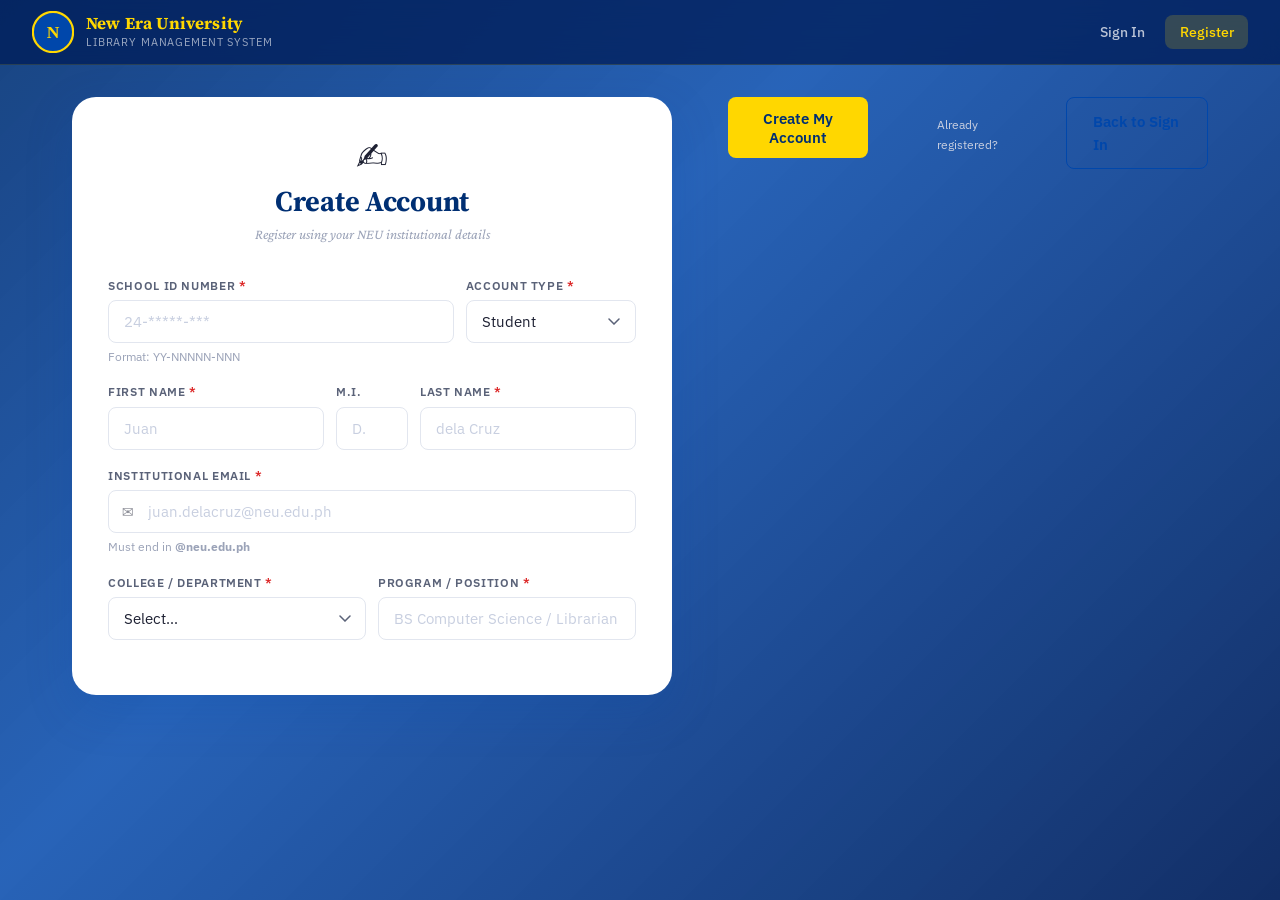
<file: register.html>
<!DOCTYPE html>
<html lang="en">
<head>
  <meta charset="UTF-8"/>
  <meta name="viewport" content="width=device-width, initial-scale=1.0"/>
  <title>Register – NEU Library</title>
  <link rel="stylesheet" href="styles/global.css"/>
  <link rel="stylesheet" href="styles/login.css"/>
</head>
<body class="login-body">
  <div class="bg-library bg-library--alt"></div>
  <div class="bg-overlay"></div>

  <header class="login-header">
    <div class="login-header-inner">
      <div class="logo-block">
        <svg width="42" height="42" viewBox="0 0 48 48" fill="none">
          <circle cx="24" cy="24" r="23" fill="#0047AB" stroke="#FFD700" stroke-width="2.5"/>
          <text x="24" y="31" text-anchor="middle" fill="#FFD700" font-size="20" font-weight="bold" font-family="Georgia,serif">N</text>
        </svg>
        <div class="logo-text">
          <span class="logo-main">New Era University</span>
          <span class="logo-sub">Library Management System</span>
        </div>
      </div>
      <nav class="header-nav">
        <a href="index.html" class="nav-link">Sign In</a>
        <a href="register.html" class="nav-link active">Register</a>
      </nav>
    </div>
  </header>

  <main class="login-main login-main--register">
    <div class="login-card-wrap login-card-wrap--wide">
      <div class="login-card">
        <div class="login-card-top">
          <div class="card-emblem">✍️</div>
          <h1 class="form-title">Create Account</h1>
          <p class="form-subtitle">Register using your NEU institutional details</p>
        </div>

        <div id="error-alert"   class="alert alert-error   hidden"></div>
        <div id="success-alert" class="alert alert-success hidden"></div>

        <form id="register-form" class="auth-form" novalidate>

          <!-- School ID + User Type -->
          <div class="field-row">
            <div class="field-group fg-grow">
              <label class="field-label" for="school-id">School ID Number <span class="req">*</span></label>
              <input class="field-input" type="text" id="school-id"
                placeholder="24-*****-***" required/>
              <span class="field-hint">Format: YY-NNNNN-NNN</span>
            </div>
            <div class="field-group" style="flex:0 0 170px">
              <label class="field-label" for="user-type">Account Type <span class="req">*</span></label>
              <select class="field-input field-select" id="user-type" required>
                <option value="student">Student</option>
                <option value="faculty">Faculty (Teacher)</option>
                <option value="staff">Employee / Staff</option>
              </select>
            </div>
          </div>

          <!-- Name -->
          <div class="field-row">
            <div class="field-group fg-grow">
              <label class="field-label" for="first-name">First Name <span class="req">*</span></label>
              <input class="field-input" type="text" id="first-name" placeholder="Juan" required/>
            </div>
            <div class="field-group fg-mi">
              <label class="field-label" for="middle-initial">M.I.</label>
              <input class="field-input" type="text" id="middle-initial" placeholder="D." maxlength="3"/>
            </div>
            <div class="field-group fg-grow">
              <label class="field-label" for="last-name">Last Name <span class="req">*</span></label>
              <input class="field-input" type="text" id="last-name" placeholder="dela Cruz" required/>
            </div>
          </div>

          <!-- Email -->
          <div class="field-group">
            <label class="field-label" for="reg-email">Institutional Email <span class="req">*</span></label>
            <div class="input-icon-wrap">
              <span class="iicon">✉️</span>
              <input class="field-input fld-icon" type="email" id="reg-email"
                placeholder="juan.delacruz@neu.edu.ph" required/>
            </div>
            <span class="field-hint">Must end in <strong>@neu.edu.ph</strong></span>
          </div>

          <!-- College + Program -->
          <div class="field-row">
            <div class="field-group fg-grow">
              <label class="field-label" for="college">College / Department <span class="req">*</span></label>
              <select class="field-input field-select" id="college" required>
                <option value="">Select…</option>
                <option>College of Nursing</option>
                <option>College of Computer Studies</option>
                <option>College of Engineering</option>
                <option>College of Business Administration</option>
                <option>College of Education</option>
                <option>College of Arts and Sciences</option>
                <option>College of Architecture</option>
                <option>College of Criminology</option>
                <option>College of Medical Technology</option>
                <option>College of Physical Therapy</option>
                <option>Office / Administration</option>
                <option>Faculty</option>
              </select>
            </div>
            <div class="field-group fg-grow">
              <label class="field-label" for="program">Program / Position <span class="req">*</span></label>
              <input class="field-input" type="text" id="program"
                placeholder="BS Computer Science / Librarian" required/>
            </div>
          </div></div>
            <span id="pw-strength-label" class="pw-label"></span>
          </div>

          <button type="submit" class="btn-primary btn-full">Create My Account</button>
        </form>

        <div class="card-divider"><span>Already registered?</span></div>
        <a href="index.html" class="btn-outline btn-full">Back to Sign In</a>
      </div>
    </div>
  </main>

  <script src="scripts/data-store.js"></script>
  <script src="scripts/auth.js"></script>
  <script src="scripts/register-page.js"></script>
</body>
</html>
</file>
<file: styles/global.css>
/* =========================================================
   global.css  –  NEU Library VMS  –  Base Styles
   Fonts: Crimson Pro (formal body) + Source Serif (display)
   Palette: Blue #0047AB | Yellow #FFD700 | White #FFF
   ========================================================= */

@import url('https://fonts.googleapis.com/css2?family=Crimson+Pro:ital,wght@0,400;0,500;0,600;0,700;1,400;1,600&family=Source+Serif+4:ital,opsz,wght@0,8..60,400;0,8..60,600;0,8..60,700;1,8..60,400;1,8..60,600&family=IBM+Plex+Sans:wght@300;400;500;600&display=swap');

:root {
  --blue:        #0047AB;
  --blue-light:  #1a6dd1;
  --blue-dark:   #002f73;
  --blue-faint:  #e8f0fb;
  --blue-mid:    #3a7bd5;
  --yellow:      #FFD700;
  --yellow-light:#fff9d6;
  --yellow-dark: #c9a800;
  --yellow-mid:  #ffe033;
  --white:       #FFFFFF;
  --off-white:   #f6f7fc;
  --gray-50:     #f9fafb;
  --gray-100:    #f1f3f7;
  --gray-200:    #e2e6ef;
  --gray-300:    #c8cfe0;
  --gray-400:    #9ba3b8;
  --gray-600:    #5a6278;
  --gray-700:    #3d4460;
  --gray-800:    #1e2133;
  --green:       #16a34a;
  --green-bg:    #dcfce7;
  --green-light: #bbf7d0;
  --red:         #dc2626;
  --red-bg:      #fee2e2;
  --orange:      #ea580c;
  --orange-bg:   #ffedd5;

  --shadow-xs: 0 1px 2px rgba(0,0,0,0.05);
  --shadow-sm: 0 1px 4px rgba(0,0,0,0.07);
  --shadow-md: 0 4px 16px rgba(0,71,171,0.10);
  --shadow-lg: 0 8px 32px rgba(0,71,171,0.14);
  --shadow-xl: 0 16px 48px rgba(0,71,171,0.18);

  --radius-xs: 4px;
  --radius-sm: 8px;
  --radius:    12px;
  --radius-lg: 18px;
  --radius-xl: 24px;

  /* Formal academic font stack */
  --font-display: 'Source Serif 4', 'Georgia', 'Times New Roman', serif;
  --font-body:    'IBM Plex Sans', 'Calibri', system-ui, sans-serif;
  --font-serif:   'Crimson Pro', 'Georgia', serif;
  --transition:   0.2s ease;
  --transition-m: 0.3s cubic-bezier(0.22,1,0.36,1);
}

*, *::before, *::after { box-sizing: border-box; margin: 0; padding: 0; }
html { font-size: 16px; scroll-behavior: smooth; }
body { font-family: var(--font-body); color: var(--gray-800); background: var(--off-white); min-height: 100vh; line-height: 1.6; -webkit-font-smoothing: antialiased; }
a { text-decoration: none; color: inherit; }
button { font-family: var(--font-body); }

/* ── Shared Header ──────────────────────────────── */
.site-header {
  background: var(--blue); color: var(--white);
  box-shadow: var(--shadow-md); position: sticky; top: 0; z-index: 100;
}
.header-inner {
  max-width: 1400px; margin: 0 auto; padding: 0.7rem 2rem;
  display: flex; align-items: center; justify-content: space-between; gap: 1rem;
}
.logo-block { display: flex; align-items: center; gap: 0.75rem; }
.logo-text  { display: flex; flex-direction: column; }
.logo-main  { font-family: var(--font-display); font-size: 1.05rem; font-weight: 700; color: var(--yellow); line-height: 1.2; letter-spacing: 0.01em; }
.logo-sub   { font-size: 0.67rem; color: rgba(255,255,255,0.6); text-transform: uppercase; letter-spacing: 0.08em; }

.header-nav { display: flex; gap: 0.35rem; }
.nav-link   { color: rgba(255,255,255,0.72); padding: 0.36rem 0.9rem; border-radius: var(--radius-sm); font-size: 0.88rem; font-weight: 500; transition: var(--transition); }
.nav-link:hover  { background: rgba(255,215,0,0.12); color: var(--yellow); }
.nav-link.active { background: rgba(255,215,0,0.18); color: var(--yellow); }

.header-user-info { display: flex; align-items: center; gap: 0.85rem; }
.user-badge {
  background: rgba(255,215,0,0.15); border: 1px solid rgba(255,215,0,0.28);
  color: var(--yellow); padding: 0.26rem 0.8rem; border-radius: 999px;
  font-size: 0.82rem; font-weight: 500; white-space: nowrap; max-width: 220px;
  overflow: hidden; text-overflow: ellipsis;
}

/* Role switch pill (shown when account has both roles) */
.role-switch-btn {
  background: rgba(255,215,0,0.12); border: 1px solid rgba(255,215,0,0.28);
  color: rgba(255,255,255,0.75); padding: 0.28rem 0.75rem; border-radius: 999px;
  font-size: 0.78rem; font-weight: 600; cursor: pointer; transition: var(--transition);
  display: flex; align-items: center; gap: 0.35rem;
}
.role-switch-btn:hover { background: rgba(255,215,0,0.22); color: var(--yellow); }

/* ── Buttons ────────────────────────────────────── */
.btn-primary {
  background: var(--yellow); color: var(--blue-dark);
  border: none; border-radius: var(--radius-sm); padding: 0.72rem 1.6rem;
  font-family: var(--font-body); font-weight: 600; font-size: 0.93rem;
  cursor: pointer; transition: var(--transition);
  display: inline-flex; align-items: center; justify-content: center; gap: 0.45rem;
}
.btn-primary:hover  { background: var(--yellow-dark); transform: translateY(-1px); box-shadow: var(--shadow-md); }
.btn-primary:active { transform: none; }

.btn-outline {
  background: transparent; color: var(--blue);
  border: 1.5px solid var(--blue); border-radius: var(--radius-sm); padding: 0.7rem 1.6rem;
  font-family: var(--font-body); font-weight: 600; font-size: 0.93rem;
  cursor: pointer; transition: var(--transition);
  display: inline-flex; align-items: center; justify-content: center; gap: 0.4rem;
}
.btn-outline:hover { background: var(--blue-faint); }

.btn-google {
  background: var(--white); color: var(--gray-800);
  border: 1.5px solid var(--gray-200); border-radius: var(--radius-sm); padding: 0.7rem 1.6rem;
  font-family: var(--font-body); font-weight: 500; font-size: 0.93rem;
  cursor: pointer; transition: var(--transition);
  display: inline-flex; align-items: center; justify-content: center; gap: 0.6rem;
  width: 100%;
}
.btn-google:hover { background: var(--gray-50); border-color: var(--gray-300); box-shadow: var(--shadow-sm); }
.btn-google svg  { flex-shrink: 0; }

.btn-logout {
  background: rgba(255,255,255,0.1); border: 1px solid rgba(255,255,255,0.22);
  color: var(--white); padding: 0.36rem 0.9rem; border-radius: var(--radius-sm);
  font-size: 0.83rem; cursor: pointer; transition: var(--transition);
}
.btn-logout:hover { background: rgba(255,255,255,0.2); }

.btn-full { width: 100%; }
.btn-sm   { padding: 0.38rem 0.85rem !important; font-size: 0.8rem !important; }

/* ── Alerts ─────────────────────────────────────── */
.alert { padding: 0.78rem 1rem; border-radius: var(--radius-sm); font-size: 0.88rem; font-weight: 500; margin-bottom: 1rem; }
.alert-error   { background: var(--red-bg);   color: var(--red);   border-left: 4px solid var(--red); }
.alert-success { background: var(--green-bg); color: var(--green); border-left: 4px solid var(--green); }
.hidden { display: none !important; }

/* ── Form Fields ────────────────────────────────── */
.field-group { display: flex; flex-direction: column; gap: 0.28rem; margin-bottom: 1rem; }
.field-label { font-size: 0.78rem; font-weight: 600; color: var(--gray-600); text-transform: uppercase; letter-spacing: 0.05em; }
.req      { color: var(--red); }
.optional { color: var(--gray-400); font-weight: 400; text-transform: none; font-size: 0.76rem; }

.field-input {
  width: 100%; padding: 0.68rem 0.95rem;
  border: 1.5px solid var(--gray-200); border-radius: var(--radius-sm);
  font-family: var(--font-body); font-size: 0.93rem; color: var(--gray-800);
  background: var(--white); transition: var(--transition); outline: none;
}
.field-input:focus { border-color: var(--blue); box-shadow: 0 0 0 3px rgba(0,71,171,0.09); }
.field-input::placeholder { color: var(--gray-300); }
.field-textarea { resize: vertical; min-height: 76px; }
.field-select {
  appearance: none; cursor: pointer;
  background-image: url("data:image/svg+xml,%3Csvg xmlns='http://www.w3.org/2000/svg' width='12' height='7'%3E%3Cpath d='M1 1l5 5 5-5' stroke='%235a6278' stroke-width='1.5' stroke-linecap='round' fill='none'/%3E%3C/svg%3E");
  background-repeat: no-repeat; background-position: right 0.9rem center; padding-right: 2.4rem;
}
.field-hint { font-size: 0.75rem; color: var(--gray-400); }
.field-row  { display: flex; gap: 0.75rem; flex-wrap: wrap; }
.fg-grow    { flex: 1; min-width: 110px; }
.fg-mi      { flex: 0 0 72px; }

.input-icon-wrap { position: relative; display: flex; align-items: center; }
.iicon     { position: absolute; left: 0.85rem; font-size: 0.9rem; pointer-events: none; opacity: 0.5; }
.fld-icon  { padding-left: 2.4rem; }
.input-icon-wrap .field-input { padding-right: 2.7rem; }
.toggle-pw {
  position: absolute; right: 0.72rem; background: none; border: none;
  cursor: pointer; color: var(--gray-400); display: flex; align-items: center;
  padding: 0; transition: var(--transition);
}
.toggle-pw:hover { color: var(--blue); }

/* Password strength */
.pw-strength-wrap { display: flex; align-items: center; gap: 0.75rem; margin-top: -0.55rem; margin-bottom: 1rem; }
.pw-strength-bar  { flex: 1; height: 4px; background: var(--gray-200); border-radius: 99px; overflow: hidden; }
.pw-fill          { height: 100%; width: 0; transition: width .3s, background .3s; border-radius: 99px; }
.pw-fill.weak     { width: 33%; background: var(--red); }
.pw-fill.fair     { width: 66%; background: var(--orange); }
.pw-fill.strong   { width: 100%; background: var(--green); }
.pw-label         { font-size: 0.74rem; font-weight: 600; min-width: 42px; }
.pw-label.weak    { color: var(--red); }
.pw-label.fair    { color: var(--orange); }
.pw-label.strong  { color: var(--green); }

/* ── Page wrapper ───────────────────────────────── */
.page-wrapper { min-height: 100vh; display: flex; flex-direction: column; }

/* ── Loader ─────────────────────────────────────── */
.btn-loader { letter-spacing: .2em; animation: pulse .9s infinite; }
@keyframes pulse { 0%,100%{opacity:1} 50%{opacity:.35} }

/* ── Print ──────────────────────────────────────── */
@media print { .no-print { display: none !important; } body { background: white !important; } }

/* ── Responsive ─────────────────────────────────── */
@media (max-width: 768px) {
  .header-inner { padding: .65rem 1rem; }
  .logo-sub { display: none; }
  .logo-main { font-size: .9rem; }
}
</file>
<file: styles/login.css>
/* =========================================================
   login.css  –  Login & Register pages
   ========================================================= */

html, body { height: 100%; }
.login-body { min-height: 100vh; display: flex; flex-direction: column; }

/* ── Background ─────────────────────────────────── */
.bg-library {
  position: fixed; inset: 0; z-index: 0;
  background: url('https://images.unsplash.com/photo-1481627834876-b7833e8f5570?w=1600&q=75') center/cover no-repeat;
}
.bg-library--alt {
  background-image: url('https://images.unsplash.com/photo-1507842217343-583bb7270b66?w=1600&q=75');
}
.bg-overlay {
  position: fixed; inset: 0; z-index: 1;
  background: linear-gradient(135deg, rgba(0,47,115,.90) 0%, rgba(0,71,171,.84) 40%, rgba(0,30,90,.93) 100%);
}

/* ── Login header ───────────────────────────────── */
.login-header {
  position: relative; z-index: 10;
  background: rgba(0,30,90,.78); backdrop-filter: blur(14px);
  border-bottom: 1px solid rgba(255,215,0,.14);
}
.login-header-inner {
  max-width: 1400px; margin: 0 auto; padding: .7rem 2rem;
  display: flex; align-items: center; justify-content: space-between;
}

/* ── Main layout ────────────────────────────────── */
.login-main {
  position: relative; z-index: 5; flex: 1;
  display: flex; align-items: stretch;
  max-width: 1200px; margin: 0 auto; width: 100%;
  padding: 2.5rem 2rem; gap: 3.5rem;
}
.login-main--register { align-items: flex-start; padding-top: 2rem; }

/* ── Login card ─────────────────────────────────── */
.login-card-wrap {
  flex: 0 0 430px;
  animation: slideUp .5s cubic-bezier(.22,1,.36,1) both;
}
.login-card-wrap--wide { flex: 0 0 600px; }

@keyframes slideUp { from{opacity:0;transform:translateY(26px)} to{opacity:1;transform:none} }

.login-card {
  background: var(--white); border-radius: var(--radius-xl);
  padding: 2.4rem 2.2rem; box-shadow: var(--shadow-xl);
  border: 1px solid rgba(255,255,255,.85);
}

.login-card-top { text-align: center; margin-bottom: 1.85rem; }
.card-emblem    { font-size: 2.4rem; margin-bottom: .55rem; line-height: 1; }

/* Formal serif display titles on cards */
.form-title    { font-family: var(--font-display); font-size: 1.8rem; color: var(--blue-dark); line-height: 1.2; font-weight: 700; letter-spacing: -.01em; }
.form-subtitle { color: var(--gray-400); font-size: .9rem; margin-top: .28rem; font-family: var(--font-serif); font-style: italic; }

/* ── Google button ──────────────────────────────── */
.google-btn-wrap { margin-bottom: .85rem; }

/* ── Divider ────────────────────────────────────── */
.card-divider {
  display: flex; align-items: center; gap: .8rem;
  margin: 1.1rem 0; color: var(--gray-300); font-size: .78rem;
}
.card-divider::before, .card-divider::after { content:''; flex:1; height:1px; background: var(--gray-200); }


/* ── Right: Brand panel ─────────────────────────── */
.login-brand {
  flex: 1; display: flex; align-items: center;
  animation: fadeRight .6s .15s cubic-bezier(.22,1,.36,1) both;
}
@keyframes fadeRight { from{opacity:0;transform:translateX(18px)} to{opacity:1;transform:none} }

.brand-inner { max-width: 420px; }

.brand-pill {
  display: inline-block;
  background: rgba(255,215,0,.14); border: 1px solid rgba(255,215,0,.28);
  color: var(--yellow); padding: .32rem .95rem; border-radius: 999px;
  font-size: .8rem; font-weight: 600; margin-bottom: 1.2rem; letter-spacing: .02em;
}

.brand-title {
  font-family: var(--font-display); font-size: 2.7rem; font-weight: 700;
  color: var(--white); line-height: 1.2; margin-bottom: .95rem; letter-spacing: -.02em;
}
.brand-title em { color: var(--yellow); font-style: italic; font-family: var(--font-serif); }

.brand-desc { color: rgba(255,255,255,.7); font-size: .97rem; line-height: 1.72; margin-bottom: 1.9rem; font-family: var(--font-serif); }

.brand-stats {
  display: flex; align-items: center;
  background: rgba(255,255,255,.07); border: 1px solid rgba(255,255,255,.11);
  border-radius: var(--radius); overflow: hidden; margin-bottom: 1.9rem;
}
.bstat      { flex: 1; text-align: center; padding: .95rem .5rem; }
.bstat-n    { display: block; font-family: var(--font-display); font-size: 1.45rem; font-weight: 700; color: var(--yellow); line-height: 1.1; }
.bstat-l    { display: block; font-size: .7rem; color: rgba(255,255,255,.5); margin-top: .18rem; text-transform: uppercase; letter-spacing: .05em; }
.bstat-div  { width: 1px; background: rgba(255,255,255,.11); align-self: stretch; }

.brand-quote {
  border-left: 3px solid var(--yellow); padding-left: 1rem; margin: 0;
  font-family: var(--font-serif); font-size: .95rem; font-style: italic;
  color: rgba(255,255,255,.62); line-height: 1.7;
}
.brand-quote cite { display: block; font-style: normal; margin-top: .45rem; color: var(--yellow); font-size: .78rem; }

/* ── Google button disabled state ───────────────── */
.btn-google:disabled {
  opacity: 0.55; cursor: not-allowed;
  background: var(--gray-50); color: var(--gray-400);
}
.btn-google:disabled:hover { box-shadow: none; border-color: var(--gray-200); background: var(--gray-50); }

.google-notice {
  text-align: center; font-size: .75rem; color: var(--gray-400);
  margin-top: .45rem;
}
.google-notice a { color: var(--blue); font-weight: 600; }
.google-notice a:hover { text-decoration: underline; }

/* ── Google Help Modal ───────────────────────────── */
.help-modal-overlay {
  position: fixed; inset: 0; background: rgba(0,20,60,.65);
  backdrop-filter: blur(4px); z-index: 9999;
  display: flex; align-items: center; justify-content: center; padding: 1rem;
}
.help-modal {
  background: var(--white); border-radius: var(--radius-xl);
  padding: 2rem 2rem 1.75rem; max-width: 480px; width: 100%;
  box-shadow: var(--shadow-xl); position: relative;
  animation: slideUp .35s cubic-bezier(.22,1,.36,1);
}
.help-modal-close {
  position: absolute; top: 1rem; right: 1rem;
  background: var(--gray-100); border: none; border-radius: 50%;
  width: 28px; height: 28px; font-size: .85rem;
  cursor: pointer; color: var(--gray-600); transition: var(--transition);
  display: flex; align-items: center; justify-content: center;
}
.help-modal-close:hover { background: var(--gray-200); color: var(--gray-800); }
.help-modal-icon  { font-size: 2.2rem; margin-bottom: .65rem; text-align: center; }
.help-modal-title { font-family: var(--font-display); font-size: 1.4rem; color: var(--blue-dark); text-align: center; margin-bottom: .5rem; }
.help-modal-desc  { font-size: .88rem; color: var(--gray-600); margin-bottom: 1rem; text-align: center; font-family: var(--font-serif); font-style: italic; }
.help-modal-steps {
  padding-left: 1.35rem; display: flex; flex-direction: column; gap: .55rem;
  font-size: .86rem; color: var(--gray-700); line-height: 1.55; margin-bottom: 1rem;
}
.help-modal-steps li code {
  background: var(--gray-100); border-radius: 3px;
  padding: .1rem .4rem; font-size: .8rem; color: var(--blue);
}
.help-modal-note {
  background: var(--blue-faint); border-left: 3px solid var(--blue);
  border-radius: var(--radius-xs); padding: .65rem .85rem;
  font-size: .82rem; color: var(--gray-700); line-height: 1.55;
}

/* ── Responsive ─────────────────────────────────── */
@media (max-width: 960px) {
  .login-main { flex-direction: column-reverse; padding: 1.5rem 1rem; gap: 1.75rem; align-items: center; }
  .login-card-wrap, .login-card-wrap--wide { flex: none; width: 100%; max-width: 500px; }
  .login-brand { width: 100%; max-width: 500px; }
  .brand-title { font-size: 1.9rem; }
  .brand-stats { display: none; }
}
@media (max-width: 520px) {
  .login-card { padding: 1.7rem 1.2rem; }
}

/* ── Google-only login layout ───────────────────── */
.login-main--centered {
  align-items: center;
}
.btn-google--large {
  padding: 1rem 1.6rem !important;
  font-size: 1rem !important;
  font-weight: 600 !important;
  border: 2px solid var(--gray-200) !important;
}
.btn-google--large:not(:disabled):hover {
  border-color: var(--blue) !important;
  box-shadow: var(--shadow-md) !important;
}
.google-domain-note {
  text-align: center; font-size: .75rem; color: var(--gray-400);
  margin-top: .55rem; font-family: var(--font-serif); font-style: italic;
}
.login-divider-note {
  text-align: center; margin-top: 1.5rem; font-size: .88rem; color: var(--gray-600);
  border-top: 1px solid var(--gray-200); padding-top: 1.25rem;
}
.link-accent { color: var(--blue); font-weight: 600; }
.link-accent:hover { text-decoration: underline; }
</file>
